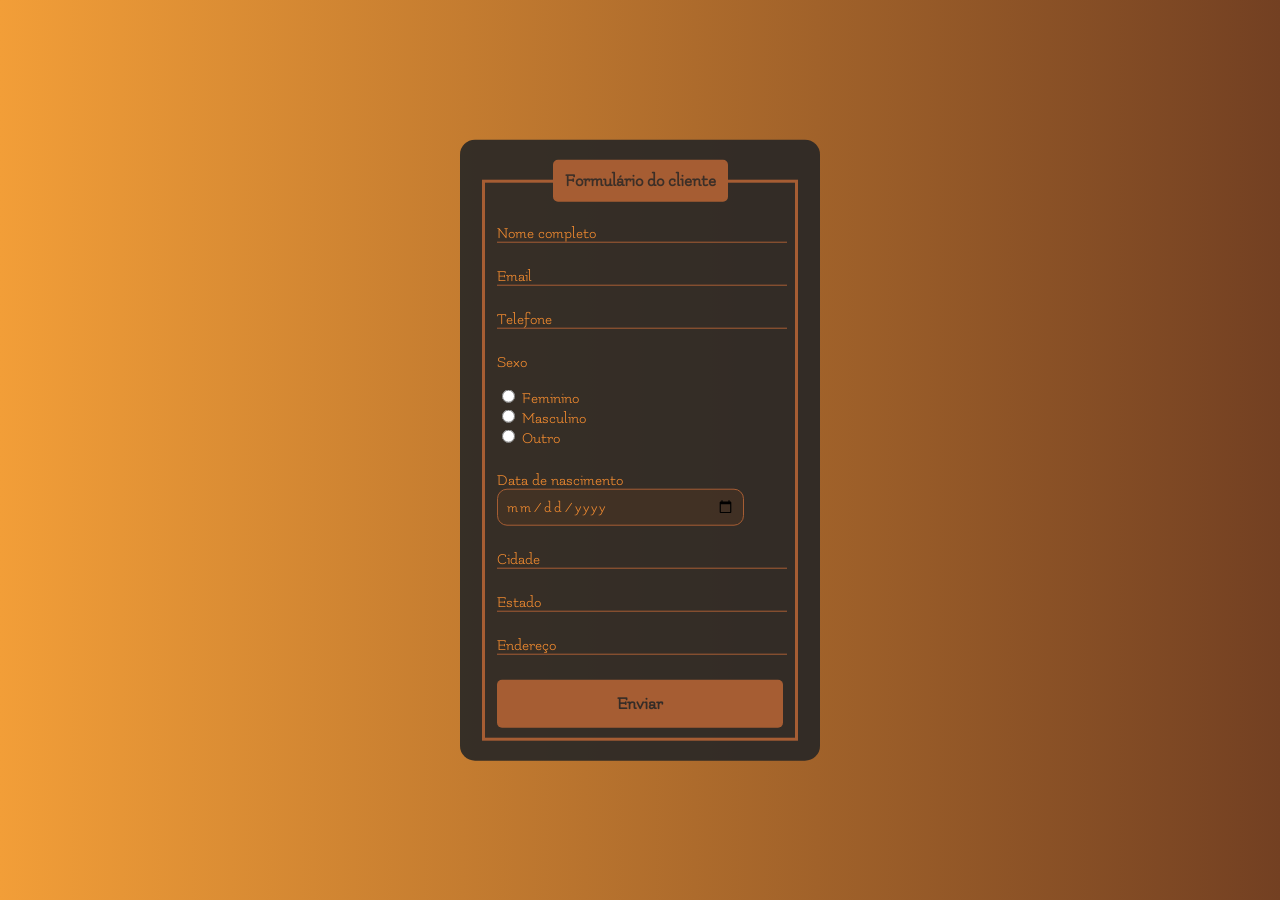
<file: completos/formulario-contato/index.html>
<!DOCTYPE html>
<html lang="pt-br">
<head>
    <meta charset="UTF-8">
    <meta http-equiv="X-UA-Compatible" content="IE=edge">
    <meta name="viewport" content="width=device-width, initial-scale=1.0">
    <title>Formulário | Clientes</title>
    <link rel="stylesheet" href="estilos.css">
</head>
<body>
    <div class="box">
        <form action="">
            <fieldset>
                <legend><strong>Formulário do cliente</strong></legend>
                <br>
                <div class="input-box">
                    <input type="text" name="nome" id="nome" class="usuario" required>
                    <label for="nome" class="input">Nome completo</label>
                </div>
                <div class="input-box">
                    <input type="text" name="email" id="email" class="usuario" required>
                    <label for="email" class="input">Email</label>
                </div>
                <div class="input-box">
                    <input type="tel" name="telefone" id="telefone" class="usuario" required>
                    <label for="telefone" class="input">Telefone</label>
                </div>
                
                  <div>
                      <p>Sexo</p>
                        <input type="radio" name="sexo" id="feminino" value="feminino">
                        <label for="feminino">Feminino</label> <br>
                        <input type="radio" name="sexo" id="masculino" value="masculino">
                        <label for="masculino">Masculino</label> <br>
                        <input type="radio" name="sexo" id="outro" value="outro">
                        <label for="outro">Outro</label>
                  </div>
              
                    <div>
                        <label for="data">Data de nascimento</label>
                        <input type="date" name="data" id="data" class="usuario" required>
                    </div>

                    <div class="input-box">
                        <input type="text" name="cidade" id="cidade" class="usuario" required>
                        <label for="cidade" class="input">Cidade</label>
                    </div>
                    <div class="input-box">
                        <input type="text" name="estado" id="estado" class="usuario" required>
                        <label for="estado" class="input">Estado</label>
                    </div>
                    <div class="input-box">
                        <input type="text" name="endereco" id="endereco" class="usuario" required>
                        <label for="endereco" class="input">Endereço</label>
                    </div>

                    <button type="submit" id="enviar">Enviar</button>
            </fieldset>
        </form>
    </div>
    
</body>
</html>
</file>
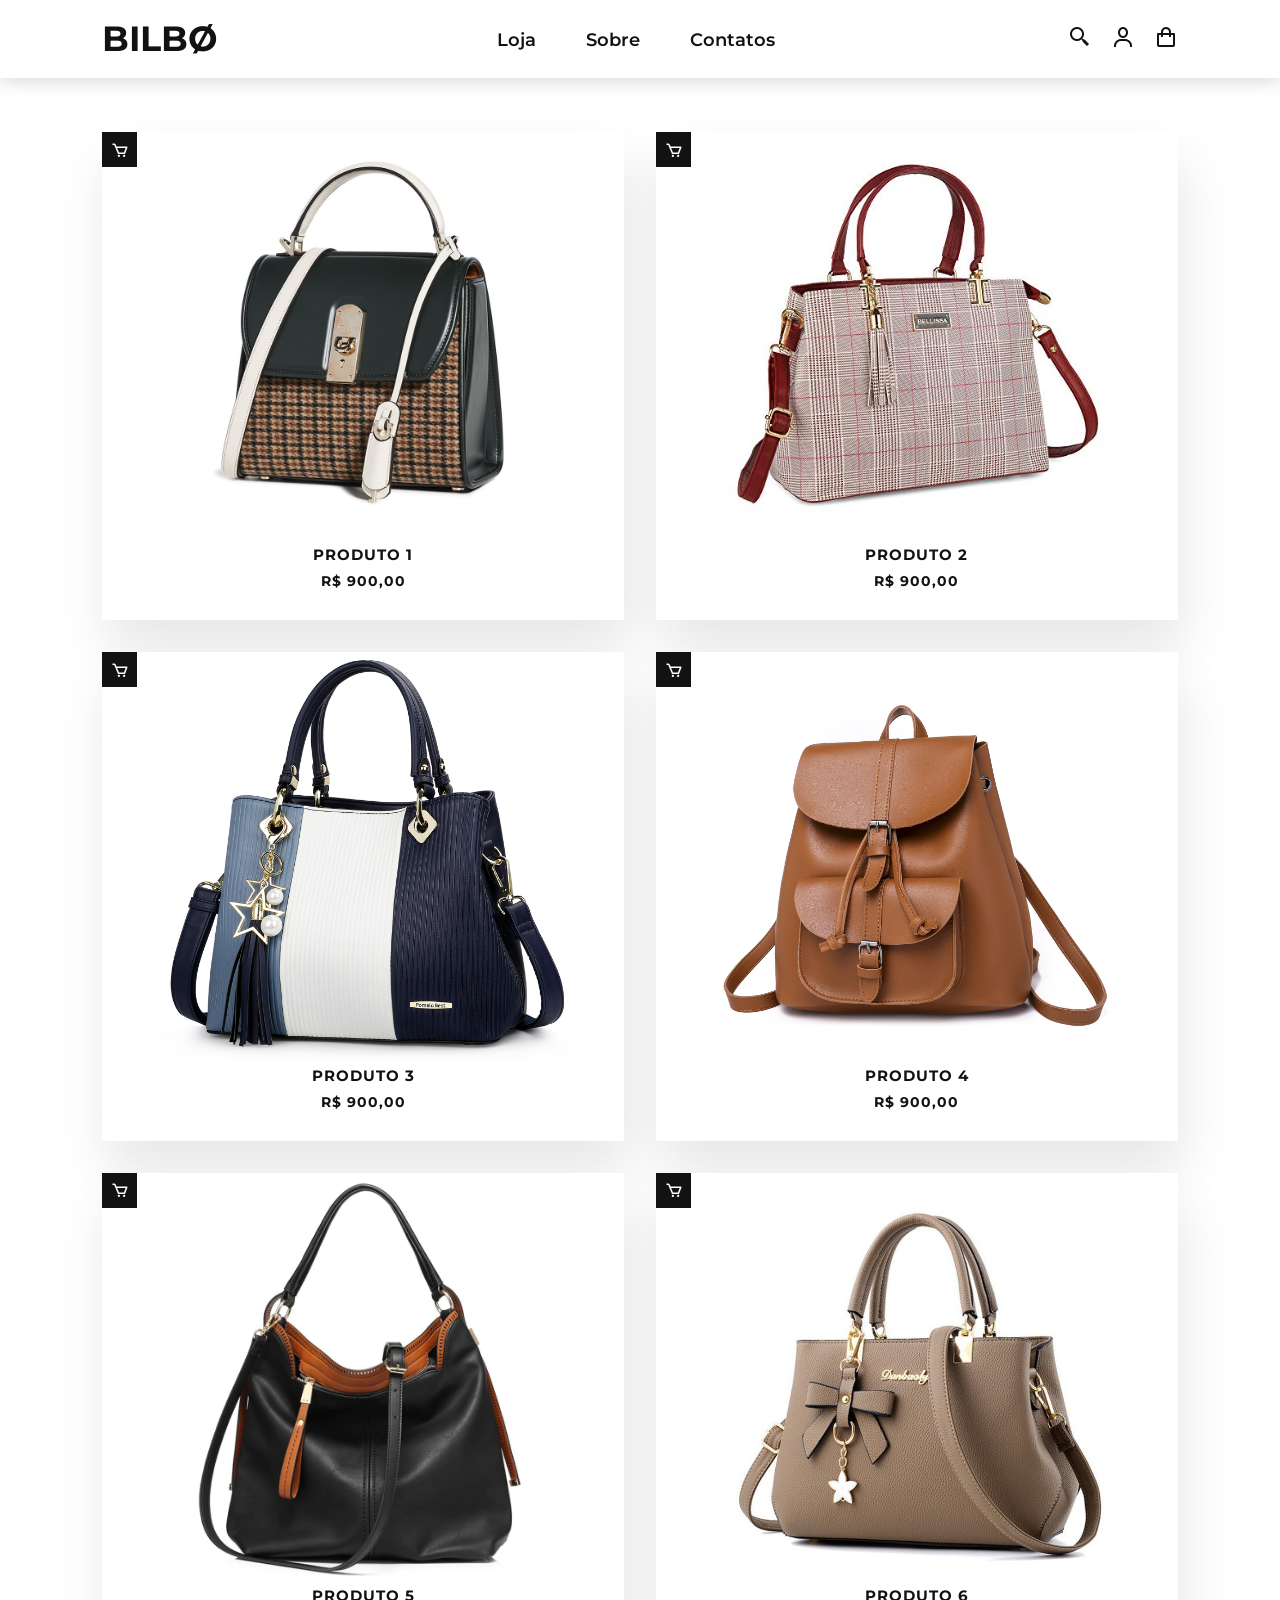
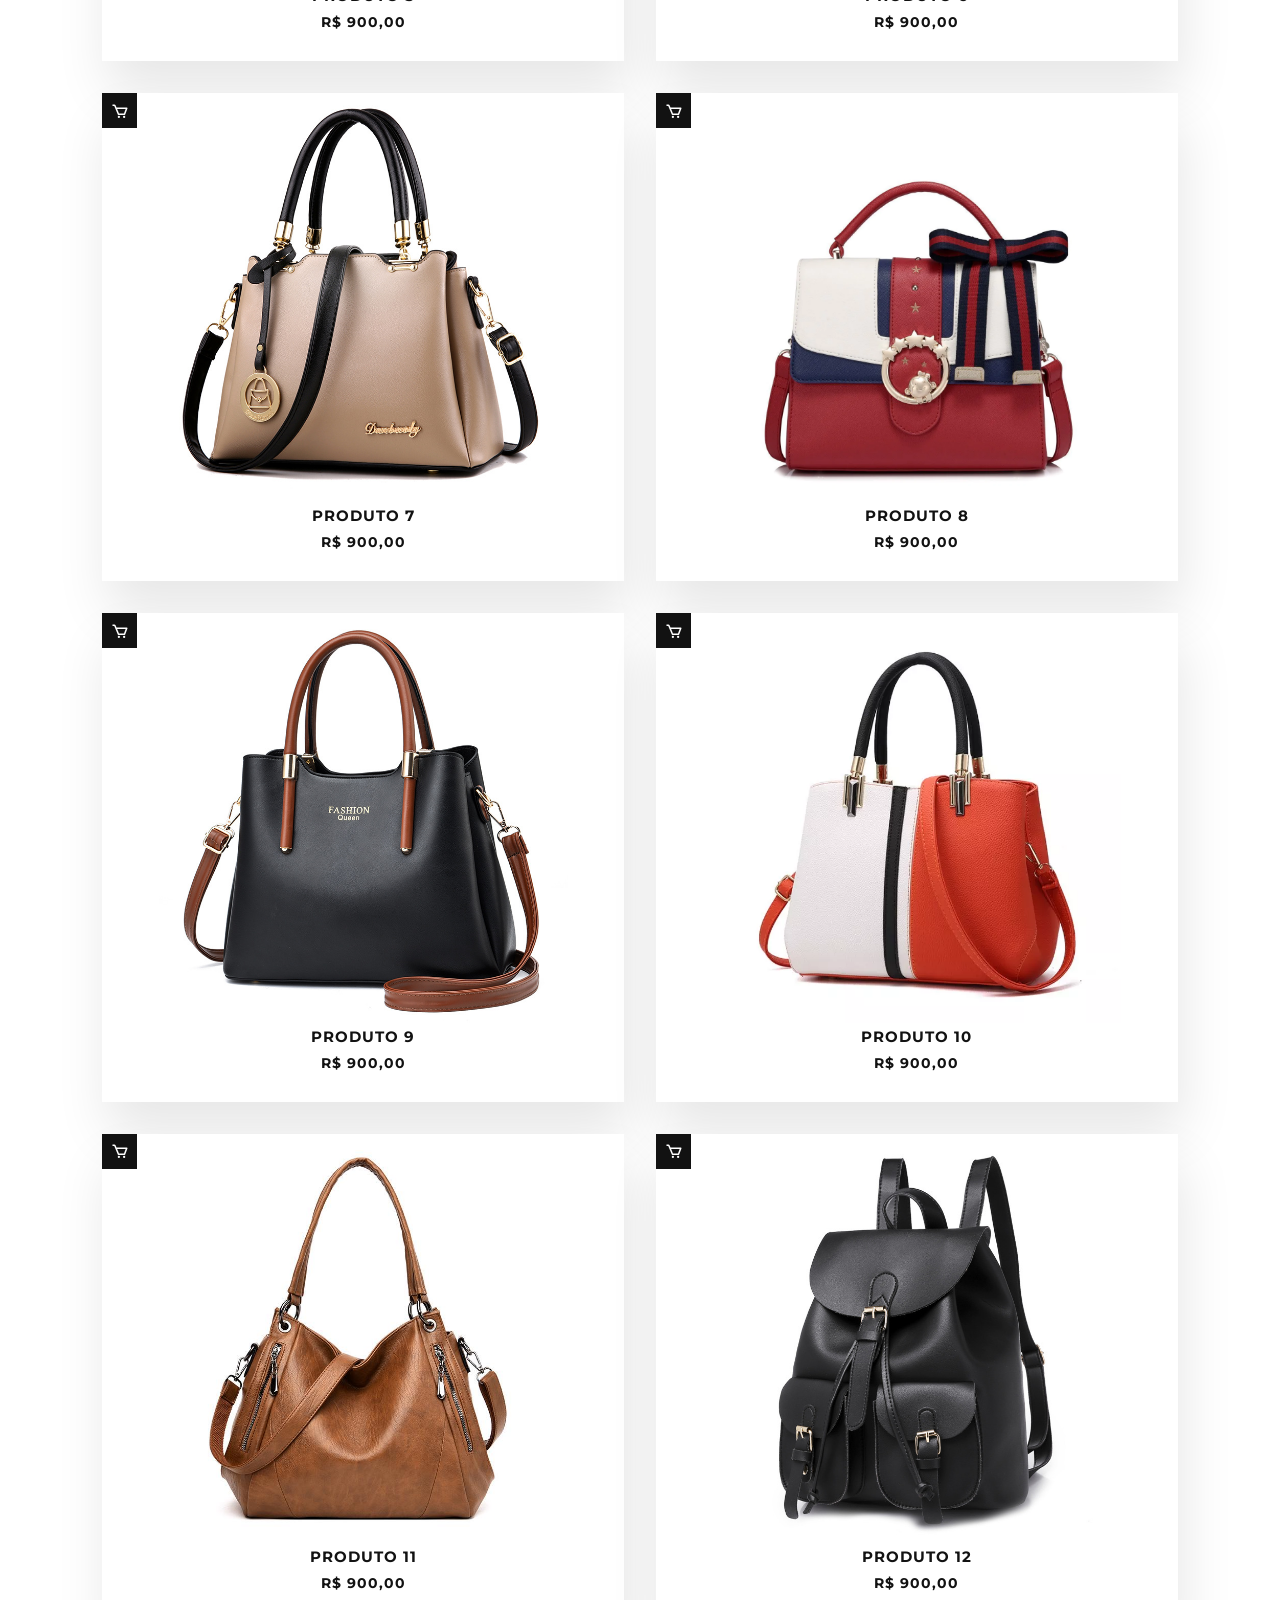
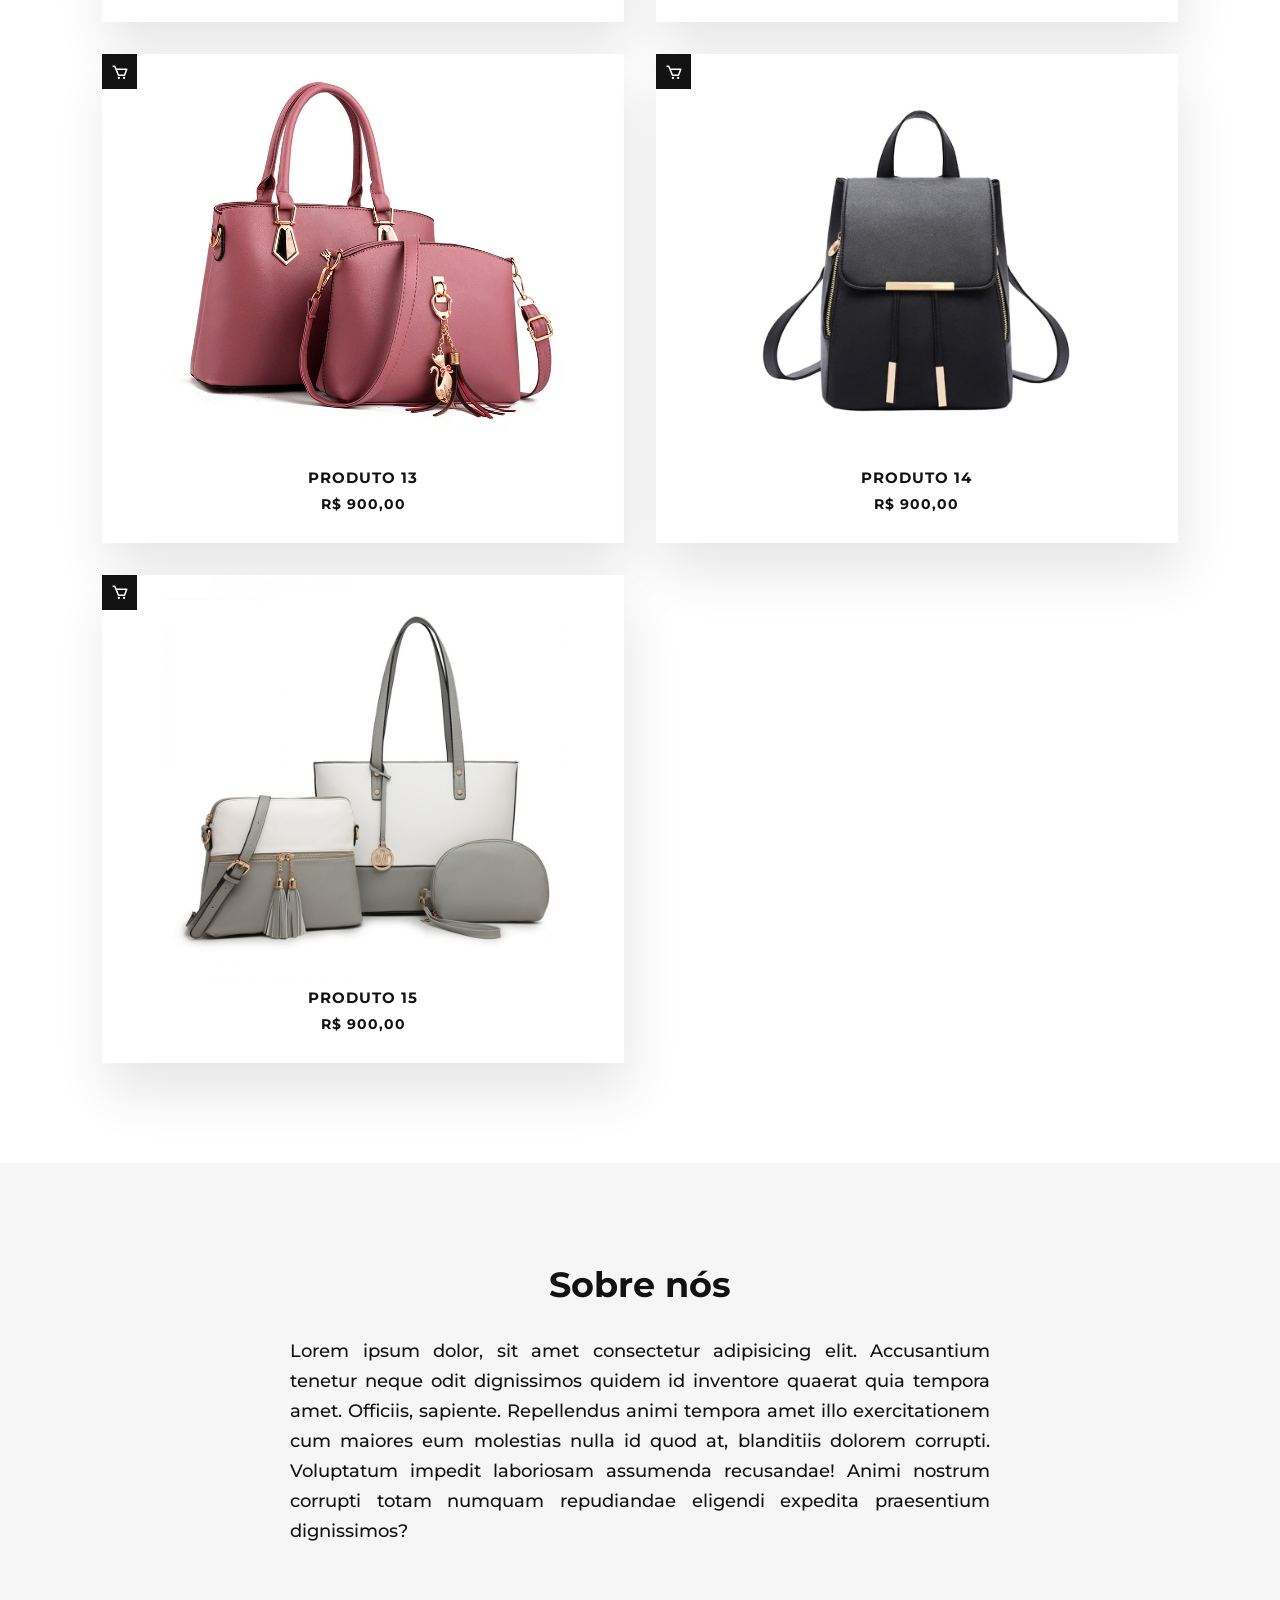
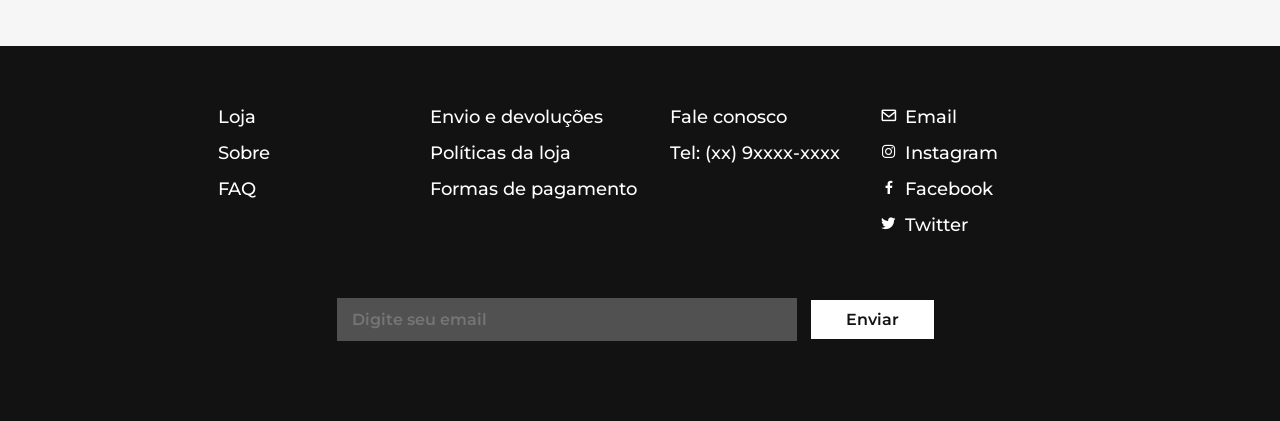
<file: completos/loja-bolsas/index.html>
<!DOCTYPE html>
<html lang="pt-br">
<head>
    <meta charset="UTF-8">
    <meta http-equiv="X-UA-Compatible" content="IE=edge">
    <meta name="viewport" content="width=device-width, initial-scale=1.0">
    <title>Document</title>
    <link rel="stylesheet" href="style.css">
    <link rel="stylesheet" href="https://unpkg.com/boxicons@latest/css/boxicons.min.css">
</head>
<body>
    <header>
        <a href="#" class="logo">BILBØ</a>
        <div class='bx bx-menu' id="menu-icon"></div>
        <ul class="navbar">
            <li><a href="#loja">Loja</a></li>
            <li><a href="#sobre">Sobre</a></li>
            <li><a href="#faleconosco">Contatos</a></li>
        </ul>
        <div class="icones">
            <a href="#"><i class='bx bx-search-alt-2'></i></a>
            <a href="#"><i class='bx bx-user' ></i></a>
            <a href="#"><i class='bx bx-shopping-bag' ></i></a>

        </div>
    </header>


    <section id="loja" class="loja">
        <div class="container">
            <div class="caixa">
                <img src="bolsas/31.jpg" alt="">
                <h4>PRODUTO 1</h4>
                <h5>R$ 900,00</h5>
                <div class="carrinho">
                    <a href="#"><i class='bx bx-cart' ></i></a>
                </div>
            </div>

            <div class="caixa">
                <img src="bolsas/5.jpg" alt="">
                <h4>PRODUTO 2</h4>
                <h5>R$ 900,00</h5>
                <div class="carrinho">
                    <a href="#"><i class='bx bx-cart' ></i></a>
                </div>
            </div>

            <div class="caixa">
                <img src="bolsas/3.jpeg" alt="">
                <h4>PRODUTO 3</h4>
                <h5>R$ 900,00</h5>
                <div class="carrinho">
                    <a href="#"><i class='bx bx-cart' ></i></a>
                </div>
            </div>

            <div class="caixa">
                <img src="bolsas/25.jpg" alt="">
                <h4>PRODUTO 4</h4>
                <h5>R$ 900,00</h5>
                <div class="carrinho">
                    <a href="#"><i class='bx bx-cart' ></i></a>
                </div>
            </div>

            <div class="caixa">
                <img src="bolsas/29.webp" alt="">
                <h4>PRODUTO 5</h4>
                <h5>R$ 900,00</h5>
                <div class="carrinho">
                    <a href="#"><i class='bx bx-cart' ></i></a>
                </div>
            </div>

            <div class="caixa">
                <img src="bolsas/27.jpg" alt="">
                <h4>PRODUTO 6</h4>
                <h5>R$ 900,00</h5>
                <div class="carrinho">
                    <a href="#"><i class='bx bx-cart' ></i></a>
                </div>
            </div>

            <div class="caixa">
                <img src="bolsas/22.jpg" alt="">
                <h4>PRODUTO 7</h4>
                <h5>R$ 900,00</h5>
                <div class="carrinho">
                    <a href="#"><i class='bx bx-cart' ></i></a>
                </div>
            </div>

            <div class="caixa">
                <img src="bolsas/19.webp" alt="">
                <h4>PRODUTO 8</h4>
                <h5>R$ 900,00</h5>
                <div class="carrinho">
                    <a href="#"><i class='bx bx-cart' ></i></a>
                </div>
            </div>

            <div class="caixa">
                <img src="bolsas/23.jpg" alt="">
                <h4>PRODUTO 9</h4>
                <h5>R$ 900,00</h5>
                <div class="carrinho">
                    <a href="#"><i class='bx bx-cart' ></i></a>
                </div>
            </div>

            <div class="caixa">
                <img src="bolsas/24.webp" alt="">
                <h4>PRODUTO 10</h4>
                <h5>R$ 900,00</h5>
                <div class="carrinho">
                    <a href="#"><i class='bx bx-cart' ></i></a>
                </div>
            </div>

            <div class="caixa">
                <img src="bolsas/7.jpeg" alt="">
                <h4>PRODUTO 11</h4>
                <h5>R$ 900,00</h5>
                <div class="carrinho">
                    <a href="#"><i class='bx bx-cart' ></i></a>
                </div>
            </div>

            <div class="caixa">
                <img src="bolsas/20.jpg" alt="">
                <h4>PRODUTO 12</h4>
                <h5>R$ 900,00</h5>
                <div class="carrinho">
                    <a href="#"><i class='bx bx-cart' ></i></a>
                </div>
            </div>

            <div class="caixa">
                <img src="bolsas/16.webp" alt="">
                <h4>PRODUTO 13</h4>
                <h5>R$ 900,00</h5>
                <div class="carrinho">
                    <a href="#"><i class='bx bx-cart' ></i></a>
                </div>
            </div>

            <div class="caixa">
                <img src="bolsas/13.jpeg" alt="">
                <h4>PRODUTO 14</h4>
                <h5>R$ 900,00</h5>
                <div class="carrinho">
                    <a href="#"><i class='bx bx-cart' ></i></a>
                </div>
            </div>

            <div class="caixa">
                <img src="bolsas/2.jpg" alt="">
                <h4>PRODUTO 15</h4>
                <h5>R$ 900,00</h5>
                <div class="carrinho">
                    <a href="#"><i class='bx bx-cart' ></i></a>
                </div>
            </div>


        </div>
    </section>

    <section id="sobre" class="sobre">
        <div class="sobre-conteudo">
            <h2>Sobre nós</h2>
            <p>Lorem ipsum dolor, sit amet consectetur adipisicing elit. Accusantium tenetur neque odit dignissimos quidem id inventore quaerat quia tempora amet. Officiis, sapiente. Repellendus animi tempora amet illo exercitationem cum maiores eum molestias nulla id quod at, blanditiis dolorem corrupti. Voluptatum impedit laboriosam assumenda recusandae! Animi nostrum corrupti totam numquam repudiandae eligendi expedita praesentium dignissimos?</p>
        </div>
    </section>


    <section class="faleconosco" id="faleconosco">
        <div class="contatos">
            <div class="contato">
                <li><a href="#loja">Loja</a></li>
                <li><a href="#sobre">Sobre</a></li>
                <li><a href="#faq">FAQ</a></li>
            </div>

            <div class="contato">
                <li><a href="#">Envio e devoluções</a></li>
                <li><a href="#">Políticas da loja</a></li>
                <li><a href="#">Formas de pagamento</a></li>
            </div>

            <div class="contato">
                <li><a href="#">Fale conosco</a></li>
                <li><a href="#">Tel: (xx) 9xxxx-xxxx</a></li>
            </div>

            <div class="contato">
                <li><a href="#"><i class='bx bx-envelope' ></i>Email</a></li>
                <li><a href="#"><i class='bx bxl-instagram' ></i>Instagram</a></li>
                <li><a href="#"><i class='bx bxl-facebook' ></i>Facebook</a></li>
                <li><a href="#"><i class='bx bxl-twitter' ></i>Twitter</a></li>
            </div>

        </div>
        <div class="form">
            <form action="">
                <input type="email" name="email" id="email" placeholder="Digite seu email" required>
                <input type="submit" name="submit" value="Enviar" required>
            </form>
           </div>
    </section>

    <script src="script.js"></script>
</body>
</html>
</file>
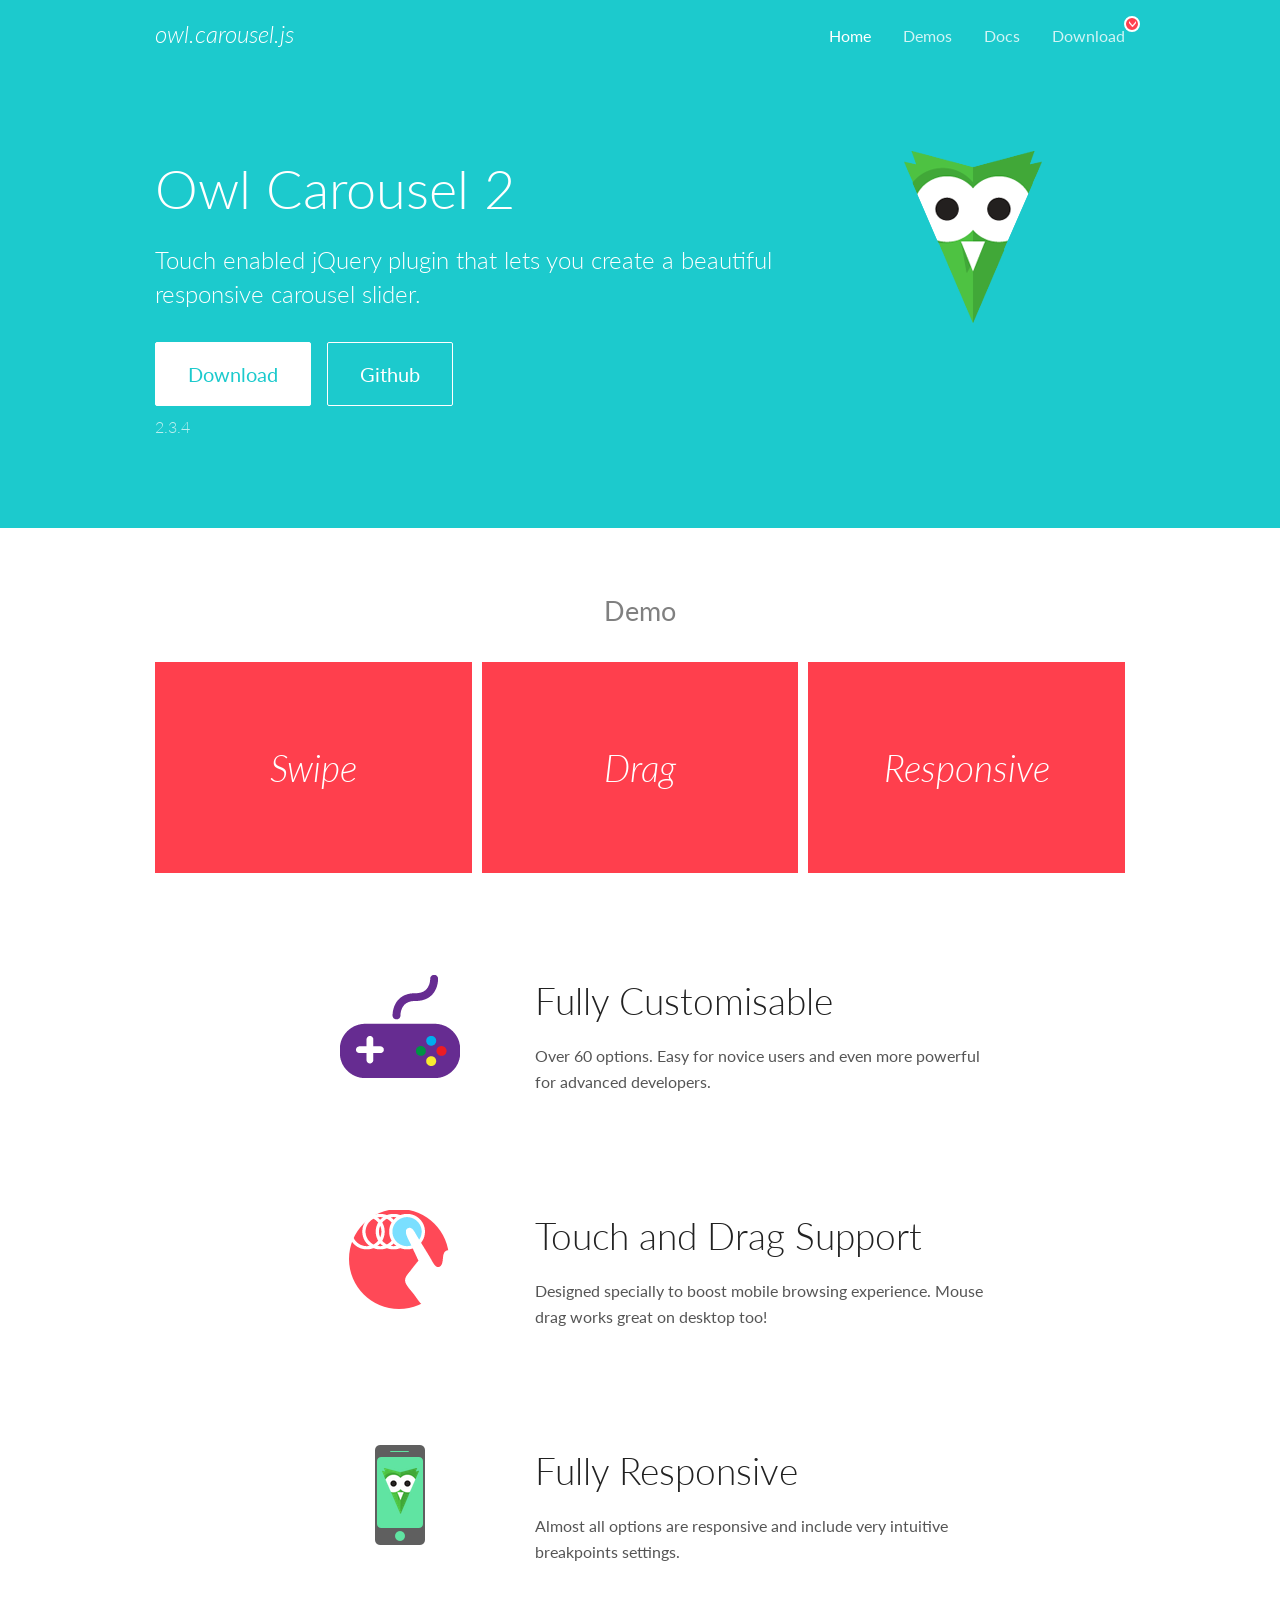
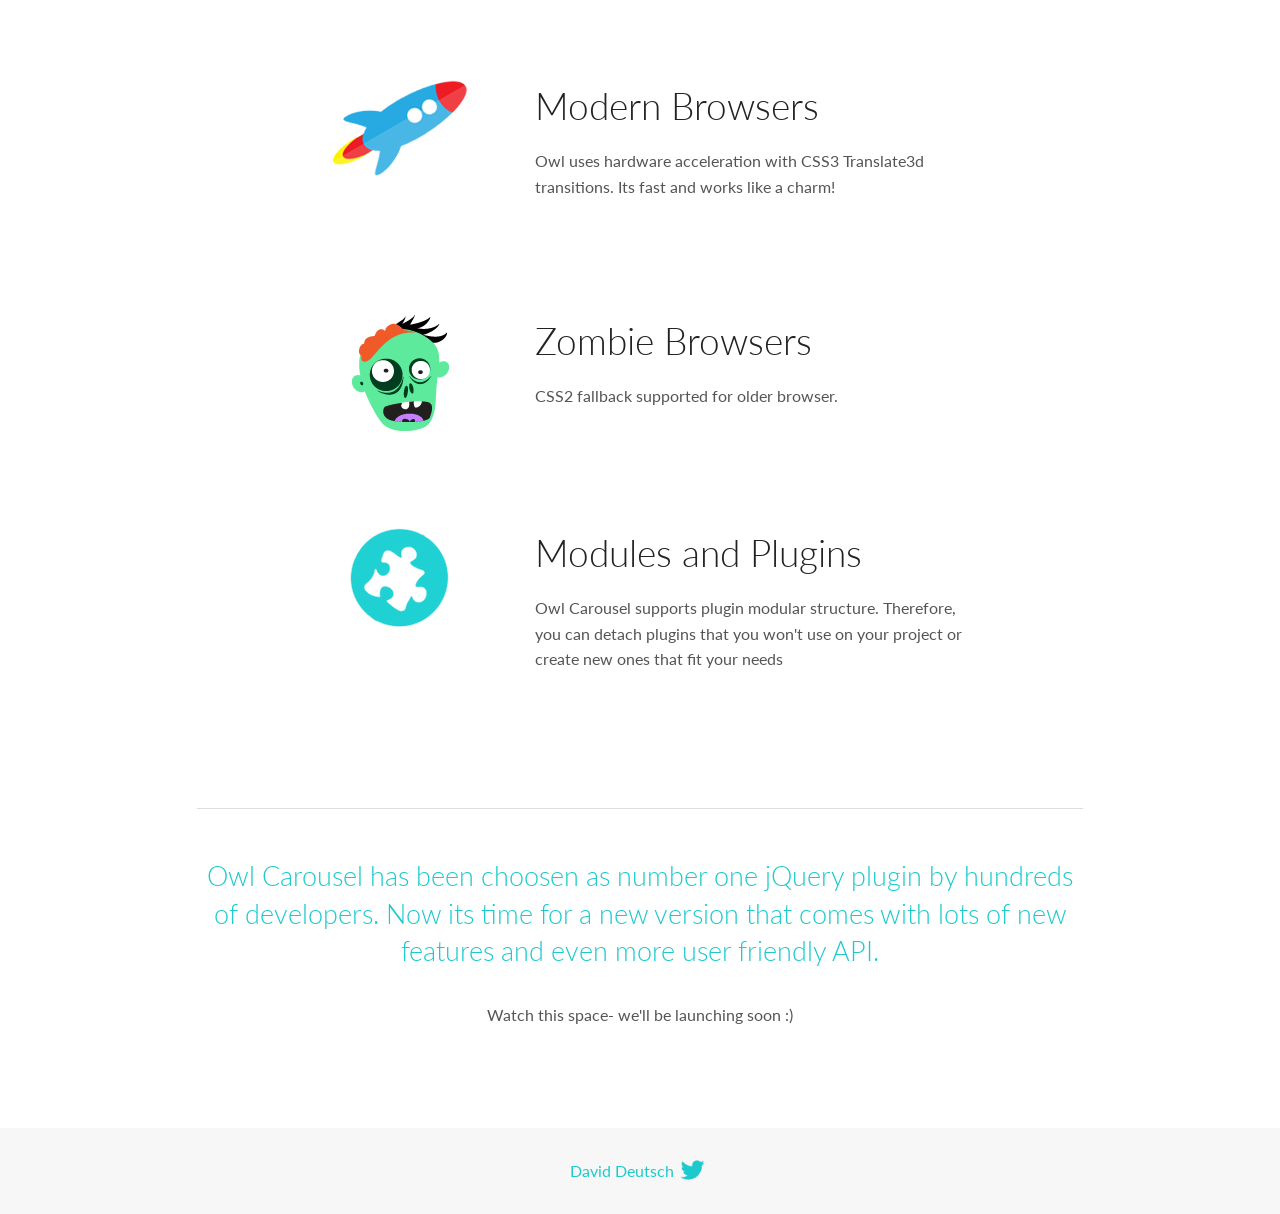
<file: completos/website-empresa-1/OwlCarousel2-2.3.4/docs/index.html>
<!DOCTYPE html>
<html lang="en">
  <head>

    <!-- head -->
    <meta charset="utf-8">
    <meta name="msapplication-tap-highlight" content="no" />
    <meta name="viewport" content="width=device-width, initial-scale=1.0" />
    <meta name="description" content="Touch enabled jQuery plugin that lets you create beautiful responsive carousel slider.">
    <meta name="author" content="David Deutsch">
    <title>
      Home | Owl Carousel | 2.3.4
    </title>

    <!-- Stylesheets -->
    <link href='https://fonts.googleapis.com/css?family=Lato:300,400,700,400italic,300italic' rel='stylesheet' type='text/css'>
    <link rel="stylesheet" href="assets/css/docs.theme.min.css">

    <!-- Owl Stylesheets -->
    <link rel="stylesheet" href="assets/owlcarousel/assets/owl.carousel.min.css">
    <link rel="stylesheet" href="assets/owlcarousel/assets/owl.theme.default.min.css">

    <!-- HTML5 shim and Respond.js IE8 support of HTML5 elements and media queries -->

    <!--[if lt IE 9]>
      <script src="https://oss.maxcdn.com/libs/html5shiv/3.7.0/html5shiv.js"></script>
      <script src="https://oss.maxcdn.com/libs/respond.js/1.3.0/respond.min.js"></script>
    <![endif]-->

    <!-- Favicons -->
    <link rel="apple-touch-icon-precomposed" sizes="144x144" href="assets/ico/apple-touch-icon-144-precomposed.png">
    <link rel="shortcut icon" href="assets/ico/favicon.png">
    <link rel="shortcut icon" href="favicon.ico">

    <!-- Yeah i know js should not be in header. Its required for demos.-->

    <!-- javascript -->
    <script src="assets/vendors/jquery.min.js"></script>
    <script src="assets/owlcarousel/owl.carousel.js"></script>
  </head>
  <body>

    <!-- header -->
    <header class="header">
      <div class="row">
        <div class="large-12 columns">
          <div class="brand left">
            <h3>
              <a href="/OwlCarousel2/">owl.carousel.js</a> 
            </h3>
          </div>
          <a id="toggle-nav" class="right">
            <span></span> <span></span> <span></span> 
          </a> 
          <div class="nav-bar">
            <ul class="clearfix">
              <li class="active">
                <a href="/OwlCarousel2/index.html">Home</a> 
              </li>
              <li> <a href="/OwlCarousel2/demos/demos.html">Demos</a>  </li>
              <li> <a href="/OwlCarousel2/docs/started-welcome.html">Docs</a>  </li>
              <li>
                <a href="https://github.com/OwlCarousel2/OwlCarousel2/archive/2.3.4.zip">Download</a> 
                <span class="download"></span> 
              </li>
            </ul>
          </div>
        </div>
      </div>
    </header>

    <!-- home panel -->
    <section id="hero">
      <div class="row">
        <div class="large-8 medium-8 columns">
          <h1>Owl Carousel 2</h1>
          <h4>Touch enabled jQuery plugin that lets you create a beautiful responsive carousel slider.</h4>
          <a href="https://github.com/OwlCarousel2/OwlCarousel2/archive/2.3.4.zip" class="hero-button">Download</a> 
          <a href="https://github.com/OwlCarousel2/OwlCarousel2" class="hero-button outline">Github</a> 
          <p>2.3.4</p>
        </div>
        <div class="large-4 medium-4 columns">
          <img class="owl-logo" src="assets/img/owl-logo.png" alt="mr. Owl">
        </div>
      </div>
    </section>

    <!-- body -->
    <div class="home-demo">
      <div class="row">
        <div class="large-12 columns">
          <h3>Demo</h3>
          <div class="owl-carousel">
            <div class="item">
              <h2>Swipe</h2>
            </div>
            <div class="item">
              <h2>Drag</h2>
            </div>
            <div class="item">
              <h2>Responsive</h2>
            </div>
            <div class="item">
              <h2>CSS3</h2>
            </div>
            <div class="item">
              <h2>Fast</h2>
            </div>
            <div class="item">
              <h2>Easy</h2>
            </div>
            <div class="item">
              <h2>Free</h2>
            </div>
            <div class="item">
              <h2>Upgradable</h2>
            </div>
            <div class="item">
              <h2>Tons of options</h2>
            </div>
            <div class="item">
              <h2>Infinity</h2>
            </div>
            <div class="item">
              <h2>Auto Width</h2>
            </div>
          </div>
        </div>
      </div>
    </div>
    <script>
      var owl = $('.owl-carousel');
      owl.owlCarousel({
        margin: 10,
        loop: true,
        responsive: {
          0: {
            items: 1
          },
          600: {
            items: 2
          },
          1000: {
            items: 3
          }
        }
      })
    </script>

    <!-- features -->
    <div id="features">
      <div class="row">
        <div class="small-12 medium-9 small-centered columns">
          <section class="row feature">
            <div class="medium-4 small-12 columns">
              <img src="assets/img/feature-options.png" alt="">
            </div>
            <div class="medium-8 small-12 columns">
              <h2>Fully Customisable</h2>
              <p>Over 60 options. Easy for novice users and even more powerful for advanced developers.</p>
            </div>
          </section>
          <section class="row feature">
            <div class="medium-4 small-12 columns">
              <img src="assets/img/feature-drag.png" alt="">
            </div>
            <div class="medium-8 small-12 columns">
              <h2>Touch and Drag Support</h2>
              <p>Designed specially to boost mobile browsing experience. Mouse drag works great on desktop too!</p>
            </div>
          </section>
          <section class="row feature">
            <div class="medium-4 small-12 columns">
              <img src="assets/img/feature-responsive.png" alt="">
            </div>
            <div class="medium-8 small-12 columns">
              <h2>Fully Responsive</h2>
              <p>Almost all options are responsive and include very intuitive breakpoints settings.</p>
            </div>
          </section>
          <section class="row feature">
            <div class="medium-4 small-12 columns">
              <img src="assets/img/feature-modern.png" alt="">
            </div>
            <div class="medium-8 small-12 columns">
              <h2>Modern Browsers</h2>
              <p>Owl uses hardware acceleration with CSS3 Translate3d transitions. Its fast and works like a charm! </p>
            </div>
          </section>
          <section class="row feature">
            <div class="medium-4 small-12 columns">
              <img src="assets/img/feature-zombie.png" alt="">
            </div>
            <div class="medium-8 small-12 columns">
              <h2>Zombie Browsers</h2>
              <p>CSS2 fallback supported for older browser.</p>
            </div>
          </section>
          <section class="row feature">
            <div class="medium-4 small-12 columns">
              <img src="assets/img/feature-module.png" alt="">
            </div>
            <div class="medium-8 small-12 columns">
              <h2>Modules and Plugins</h2>
              <p>Owl Carousel supports plugin modular structure. Therefore, you can detach plugins that you won&#x27;t use on your project or create new ones that fit your needs</p>
            </div>
          </section>
        </div>
      </div>
    </div>

    <!-- footer -->
    <section id="teaser-text">
      <div class="row">
        <div class="small-12 medium-11 small-centered columns">
          <hr>
          <h3 id="owl-carousel-has-been-choosen-as-number-one-jquery-plugin-by-hundreds-of-developers-now-its-time-for-a-new-version-that-comes-with-lots-of-new-features-and-even-more-user-friendly-api-">Owl Carousel has been choosen as number one jQuery plugin by hundreds of developers. Now its time for a new version that comes with lots of new features and even more user friendly API.</h3>
          <p>Watch this space- we&#39;ll be launching soon :)</p>
        </div>
      </div>
    </section>

    <!-- footer -->
    <footer class="footer">
      <div class="row">
        <div class="large-12 columns">
          <h5>
            <a href="/OwlCarousel2/docs/support-contact.html">David Deutsch</a> 
            <a id="custom-tweet-button" href="https://twitter.com/share?url=https://github.com/OwlCarousel2/OwlCarousel2&text=Owl Carousel - This is so awesome! " target="_blank"></a> 
          </h5>
        </div>
      </div>
    </footer>

    <!-- vendors -->
    <script src="assets/vendors/highlight.js"></script>
    <script src="assets/js/app.js"></script>
  </body>
</html>
</file>
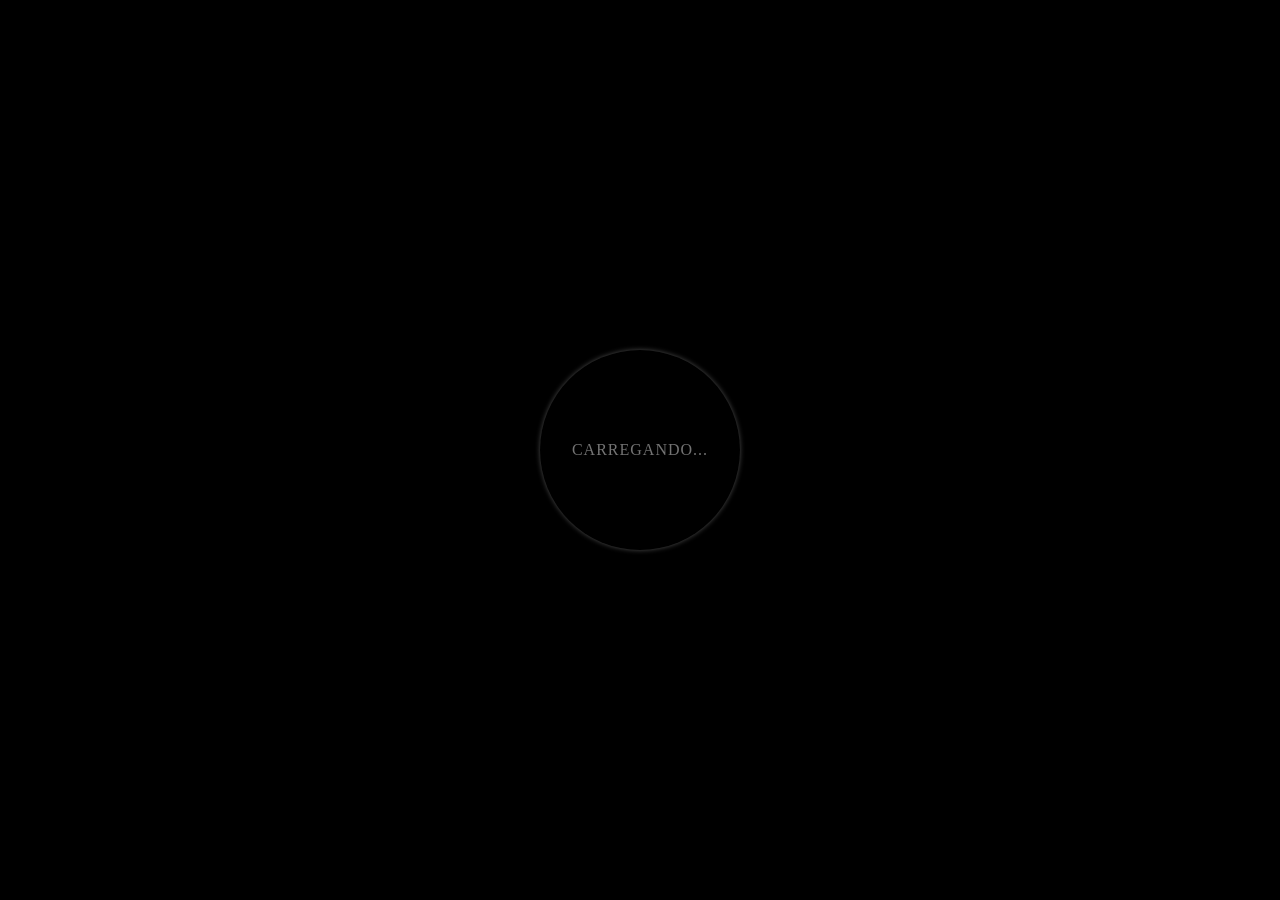
<file: completos/carregando/carregando.html>
<!DOCTYPE html>
<html lang="pt-br">
<head>
    <meta charset="UTF-8">
    <meta http-equiv="X-UA-Compatible" content="IE=edge">
    <meta name="viewport" content="width=device-width, initial-scale=1.0">
    <title>Document</title>
    <link rel="stylesheet" href="carregando.css">
</head>
<body>
    <div class="centro">
        <div class="circulo"></div>
        <span>CARREGANDO...</span>
    </div>
</body>
</html>
</file>
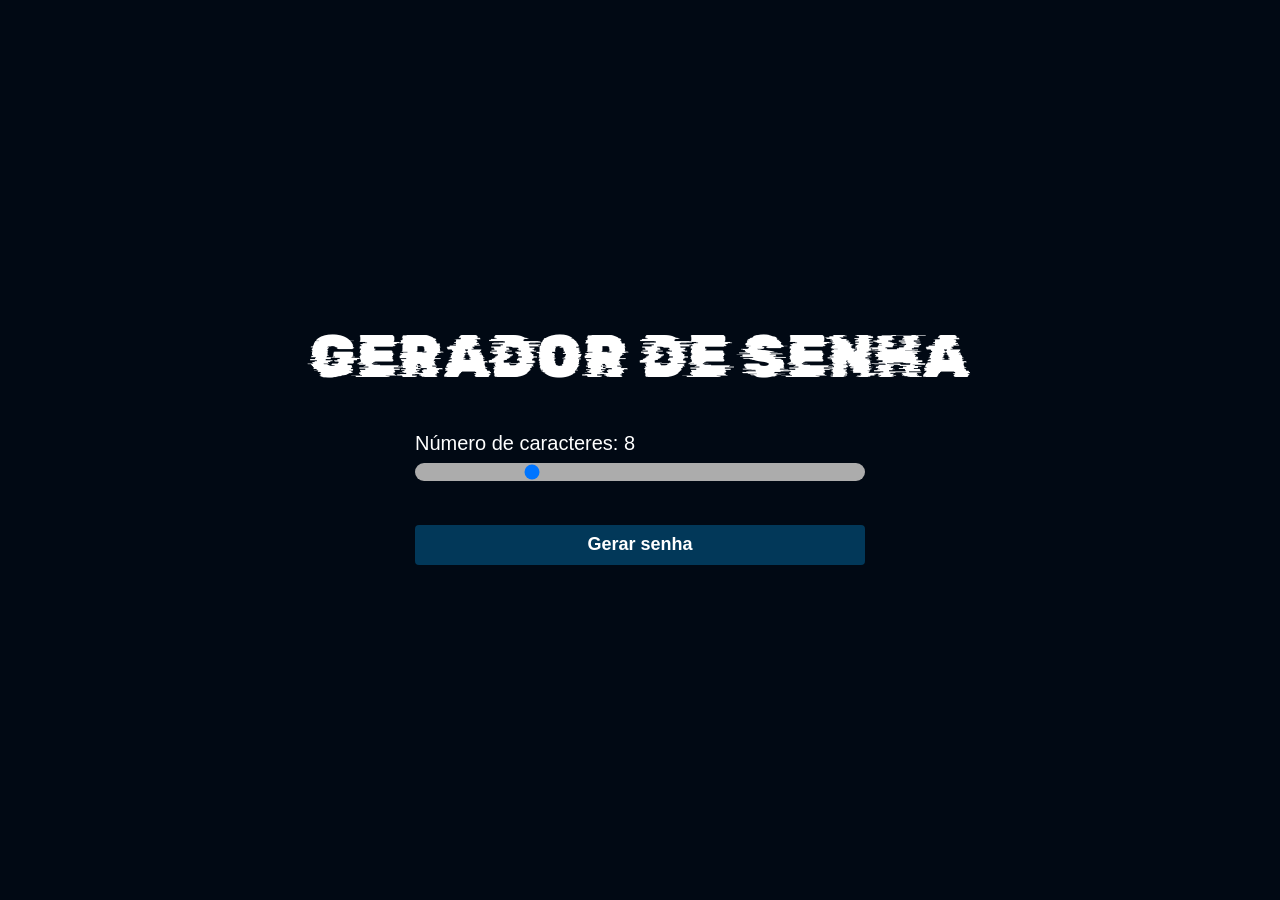
<file: completos/gerador-senha/gerador.html>
<!DOCTYPE html>
<html lang="pt-br">
<head>
    <meta charset="UTF-8">
    <meta http-equiv="X-UA-Compatible" content="IE=edge">
    <meta name="viewport" content="width=device-width, initial-scale=1.0">
    <meta name="keywords" content="gerador de senhas, password generator">
    <title>Gerador de senha</title>
    <link rel="stylesheet" href="gerador.css">
</head>
<body>

    <div>
        <h1>GERADOR DE SENHA</h1>
    </div>

    <main class="container-input">
        <span>Número de caracteres: <span id="valor"></span></span>
        <input type="range" name="slider" id="slider" class="slider" min="4" max="20" value="8">

        <button id="botao" class="botao-cta" onclick="gerarsenha()">Gerar senha</button>
    </main>

    <div id="container-senha" class="container-senha hide" onclick="copiarsenha()">
        <span class="titulo">Sua senha gerada foi:</span>
        <span id="senha"></span>
        <span class="tooltip">Clique na senha para copiá-la 👆</span>
    </div>

    <script src="gerador.js"></script>
</body>
</html>
</file>
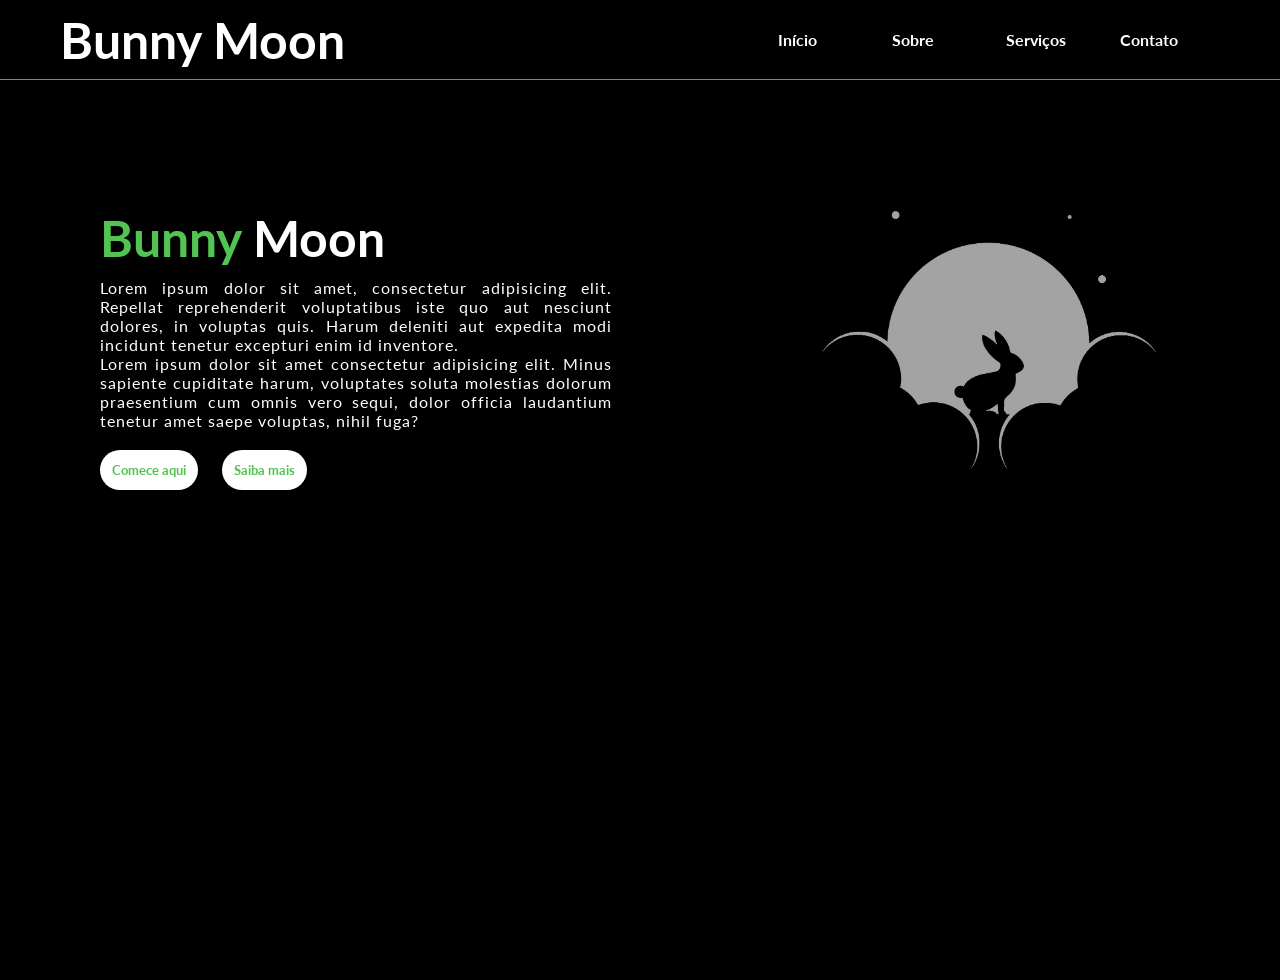
<file: completos/landing-page/landing.html>
<!DOCTYPE html>
<html lang="pt-br">
<head>
    <meta charset="UTF-8">
    <meta http-equiv="X-UA-Compatible" content="IE=edge">
    <meta name="viewport" content="width=device-width, initial-scale=1.0">
    <title>Bunny Moon</title>
    <link rel="shortcut icon" href="favicon.ico" type="image/x-icon">
    <link rel="stylesheet" href="landingpage.css">
</head>
<body>
    <div class="nav-barra">
        <h1 class="logo">Bunny Moon</h1>
        <ul>
            <li><a href="#">Início</a></li>
            <li><a href="#">Sobre</a></li>
            <li><a href="#">Serviços</a></li>
            <li><a href="#">Contato</a></li>
        </ul>
    </div>

    <main>
        <div class="conteudo">
            <h2><span>Bunny</span> Moon</h2>
            <p>Lorem ipsum dolor sit amet, consectetur adipisicing elit. Repellat reprehenderit voluptatibus iste quo aut nesciunt dolores, in voluptas quis. Harum deleniti aut expedita modi incidunt tenetur excepturi enim id inventore. <br> Lorem ipsum dolor sit amet consectetur adipisicing elit. Minus sapiente cupiditate harum, voluptates soluta molestias dolorum praesentium cum omnis vero sequi, dolor officia laudantium tenetur amet saepe voluptas, nihil fuga?</p>
            <button class="botoes">Comece aqui</button>
            <button class="botoes">Saiba mais</button>
        </div>

        <div>
            <img src="coelhoo.jpg" alt="">
        </div>
    </main>

</body>
</html>
</file>
<file: completos/formulario-contato/estilos.css>
@import url('https://fonts.googleapis.com/css2?family=Flamenco:wght@300;400&display=swap');

body {
    font-family: 'Flamenco', Arial, Helvetica, sans-serif;
    background-image: linear-gradient(to right, #F29E38, #734022);
    color: #F28B30;
}

.box {
    position: absolute;
    top: 50%;
    left: 50%;
    transform: translate(-50%, -50%);
    background-color: #262626e3;
    padding: 20px;
    border-radius: 15px;
    width: 25%;
    justify-content: center;
    align-items: center;
    display: flex;
}

fieldset {
    border: 3px solid #A65D33;
}

div {
    margin-bottom: 25px;
}

legend {
    border: 2px solid #A65D33;
    padding: 10px;
    text-align: center;
    background-color: #A65D33;
    border-radius: 5px;
    color: #262626d3;
    font-size: 18px;
    font-weight: bold;
}

.input-box {
    position: relative;
}

.usuario {
    background: none;
    border: none;
    border-bottom: 1px solid #A65D33;
    outline: none;
    color: #F28B30;
    font-size: 15px;
    width: 100%;
    letter-spacing: 2px;
    font-family: 'Flamenco';
}

.input {
    position: absolute;
    top: 0px;
    left: 0px;
    pointer-events: none;
    transition: .5s;

}

.usuario:focus ~ .input, .usuario:valid ~ .input {
    top: -20px;
    font-size: 12px;
    color: #A65D33;
}

#data {
    border: 1px solid #A65D33;
    padding: 8px;
    border-radius: 10px;
    width: 80%;
    outline: none;
    font-size: 15px;
    background-color: #73402233;
}

button {
    background-color: #A65D33;
    width: 100%;
    border: none;
    padding: 15px;
    color: #262626e3;
    font-size: 18px;
    border-radius: 5px;
    cursor: pointer;
    font-weight: bold;
    font-family: 'Flamenco';
}

button:hover {
    transform: scale(1.05);
    background-color: #F28B30;
}
</file>
<file: completos/loja-bolsas/style.css>
@import url('https://fonts.googleapis.com/css2?family=Montserrat:wght@100;200;300;400;500;600;700;800;900&display=swap');

* {
    padding: 0;
    margin: 0;
    box-sizing: border-box;
    font-family: 'Montserrat', sans-serif;
    text-decoration: none;
    list-style: none;
    scroll-behavior: smooth;
}

:root {
    --bg: #ffffff;
    --texto: #121212;
    --fonte-principal: 2.2rem;
    --fonte-p: 1.1rem;
}

body {
    background-color: var(--bg);
    color: var(--texto);
}

header {
    width: 100%;
    top: 0;
    right: 0;
    z-index: 1000;
    position: fixed;
    background-color: var(--bg);
    box-shadow: 0px 2px 18px 0 rgba(0, 0, 0, 0.174);
    display: flex;
    justify-content: space-between;
    align-items: center;
    padding: 25px 8%;
    transition: .3s;
}

header .logo {
    color: var(--texto);
    font-size: var(--fonte-principal);
    font-weight: 700;
    line-height: 0.8;
}

header #menu-icon {
    font-size: 38px;
    color: var(--texto);
    z-index: 10001;
    display: none;
    cursor: pointer;
}

header .navbar {
    display: flex;
}

header .navbar a {
    font-size: var(--fonte-p);
    color: var(--texto);
    font-weight: 600;
    padding: 10px 15px;
    margin: 0 10px;
    transition: all .40s ease;
}

header .navbar a:hover {
    background: var(--texto);
    color: #fff;
}

header .icones {
    display: inline-block;
}

header .icones i {
    color: var(--texto);
    font-size: 24px;
    margin-left: 15px;
}

header .icones i:hover {
    opacity: 0.7;
}

/*--------------------------*/

section {
    padding: 100px 8%;
}

section img {
    width: 300px;  
}

section .container {
    display: grid;
    grid-template-columns: repeat(auto-fit, minmax(360px, auto));
    align-items: center;
    gap: 2rem;
    text-align: center;
    padding-top: 2rem;
}

section .container .caixa {
    padding: 0px 20px 10px 20px;
    box-shadow: 5px 30px 50px rgba(0, 0, 0, 0.097);
    background: #fff;
    position: relative;
    transition: all .35s ease;
    cursor: pointer;
}

section .container .caixa img {
    width: 85%;
    height: auto;
}

section .container .caixa h4 {
    font-size: 15px;
    letter-spacing: 1px;
    margin-bottom: 8px;
}

section .container .caixa h5 {
    font-size: 14px;
    letter-spacing: 1px;
    margin-bottom: 20px;
}

section .container .caixa .carrinho i {
    position: absolute;
    top: 0;
    left: 0;
    width: 35px;
    height: 35px;
    background: var(--texto);
    color: var(--bg);
    display: inline-flex;
    align-items: center;
    justify-content: center;
    font-size: 18px;
}

section .container .caixa:hover {
    transform: translateY(-5px);
}

/*--------------------------*/

.sobre {
    background: #f7f6f6;
    display: flex;
    align-items: center;
    justify-content: center;
    flex-direction: column;
}

.sobre .sobre-conteudo {
    text-align: justify;
}

.sobre .sobre-conteudo h2 {
    font-size: var(--fonte-principal);
    margin-bottom: 30px;
    text-align: center;
}

.sobre .sobre-conteudo p {
    max-width: 700px;
    font-size: var(--fonte-p);
    font-weight: 500;
    color: var(--texto);
    line-height: 30px;
}

/*--------------------------*/

.faleconosco {
    padding: 60px 17%;
    background: var(--texto);
}

.contatos {
    display: grid;
    grid-template-columns: repeat(auto-fit, minmax(180px, auto));
    margin-bottom: 3rem;
    gap: 2rem;
}

.contato li {
    margin-bottom: 15px;
}

.contato li a {
    display: block;
    color: var(--bg);
    font-size: var(--fonte-p);
    font-weight:500;
    transition: all .40s ease;
}

.contato li a:hover {
    transform: translateX(-10px);
}

.contato li a i {
    display: inline-flex;
    justify-content: center;
    text-align: center;
    width: 15px;
    height: 15px;
    color: var(--bg);
    margin-right: 8px;
}

.form form {
    text-align: center;
}

.form form input[type="email"] {
    width: 460px;
    max-width: 100%;
    padding: 12px 15px;
    background: #515151;
    color: var(--bg);
    border: none;
    outline: none;
    margin: 0px 10px 20px 0px;
    font-size: 16px;
    font-weight: 600;
}

.form form input[type="submit"] {
    padding: 10px 35px;
    background: var(--bg);
    color: var(--texto);
    border: none;
    outline: none;
    margin: 0px 10px 20px 0px;
    font-size: 16px;
    font-weight: 600;
    cursor: pointer;
}

/*--------------------------*/

@media (max-width: 800px){
header #menu-icon {
    display: block;
}
header {
    padding: 15px 8%;
}

.navbar {
    top: -200px;
    left: 0;
    right: 0;
    position: absolute;
    flex-direction: column;
    background: var(--bg);
    transition: all .40s ease;
}

.navbar a {
    display: block;
    padding: 1rem;
    margin: 0.5rem;
}

.navbar.ativo {
    top: 100%;
}
}
</file>
<file: completos/carregando/carregando.css>
body {
    margin: 0;
    padding: 0;
    font-family: 'montserrat';
    background: black;
}

.centro {
    display: flex;
    text-align: center;
    justify-content: center;
    align-items: center;
    min-height: 100vh;
}

.circulo {
    position: absolute;
    width: 200px;
    height: 200px;
    border-radius: 50%;
    animation: anel 2s linear infinite;
}

@keyframes anel {
    0% {
        transform: rotate(0deg);
        box-shadow: 1px 5px 2px #e65c00;
    }
    50% {
        transform: rotate(180deg);
        box-shadow: 1px 5px 2px #18b201;
    }
    100% {
        transform: rotate(360deg);
        box-shadow: 1px 5px 2px #0456c8;
    }
}

.circulo:before {
    position: absolute;
    content: "";
    left: 0;
    top: 0;
    width: 100%;
    height: 100%;
    box-shadow: 0 0 5px rgba(255,255,255,0.3);
    border-radius: 50%;
}

span {
    color: #737373;
    font-size: 16px;
    letter-spacing: 1px;
    line-height: 200px;
    animation: texto 2.5s ease-in-out infinite;
}

@keyframes texto {
    50% {
        color: black;
    }
}
</file>
<file: completos/gerador-senha/gerador.css>
@import url('https://fonts.googleapis.com/css2?family=Rubik+Glitch&display=swap');
@import url('https://fonts.googleapis.com/css2?family=Rubik+Glitch&display=swap');

* {
    margin: 0 auto;
    font-family: Arial, Helvetica, sans-serif;
    width: 100%;
    box-sizing: border-box;
}

body {
    background-color: #010914;
    width: 100%;
    height: 100vh;
    display: flex;
    justify-content: center;
    align-items: center;
    flex-direction: column;
}

h1 {
    font-family: 'Rubik Glitch', cursive;
    color: white;
    font-weight: lighter;
    text-align: center;
    font-size: 60px;
    margin-bottom: 25px;
    letter-spacing: 2px;
}

.container-input {
    max-width: 450px;
    margin: 15px 0;
}

.container-input span{
    color: white;
    font-size: 20px;
}

.slider {
    -webkit-appearance: none;
    border-radius: 10px;
    background-color: rgb(172, 172, 172);
    height: 18px;
    outline: none;
    margin-top: 8px;
}

.botao-cta {
    height: 40px;
    background-color: #023859;
    border: 0;
    border-radius: 4px;
    cursor: pointer;
    margin-top: 40px;
    color: white;
    font-weight: bold;
    font-size: 18px;
    border: none;

}

.botao-cta:hover {
    background-color: #011C40;
}

.container-senha {
    max-width: 450px;
    margin: 14px o;
    display: flex;
    align-items: center;
    flex-direction: column;
    cursor: pointer;
}

.titulo {
    text-align: center;
    color: white;
    font-size: 18px;
    margin-top: 25px;
    margin-bottom: 8px;
}

#senha {
    background-color: #011C40;
    height: 60px;
    border-radius: 4px;
    display: flex;
    justify-content: center;
    align-items: center;
    color: white;
    border: 1px solid rgb(172, 172, 172);
    transition: transform 0.5s;
}

#senha:hover {
    transform: scale(1.1);
}

.tooltip {
    color: white;
    position: relative;
    top: 20px;
    padding: 6px 8px;
    background: rgba(172, 172, 172, 0.479);
    text-align: center;
    font-size: 15px;
    border-radius: 5px;
    visibility: hidden;
    opacity: 0;
    transition: all 0.5s ease-in-out;
}

.container-senha:hover .tooltip {
visibility: visible;
bottom: 50px;
opacity: 1;
}

.hide {
    display: none;
}
</file>
<file: completos/landing-page/landingpage.css>
@import url('https://fonts.googleapis.com/css2?family=Lato:ital,wght@0,100;0,300;0,400;0,700;0,900;1,100;1,300;1,400;1,700;1,900&display=swap');
* {
    margin: 0;
    padding: 0;
    box-sizing: border-box;
    font-family: 'Lato', sans-serif;
    color: white;
}

body {
    background-color: black;
}

.nav-barra {
    color: white;
    border-bottom: 0.5px solid gray;
    width: 100%;
    height: 80px;
    padding: 0 30px;
    display: flex;
    justify-content: space-between;
    align-items: center;
}

.logo {
    font-size: 50px;
    padding: 0 30px;
}

ul {
    list-style: none;
    height: inherit;
    line-height: 80px;
    padding: 0 50px;
}

li {
    display: inline-flex;
    justify-content: space-around;
    position: relative;
}

li a {
    text-decoration: none;
    padding: 0 30px;
    color: white;
    font-weight: bold;
    width: 110px;
}

li a::after {
    content: "";
    width: 0%;
    height: 5px;
    background: #51c451;
    position: absolute;
    top: 15%;
    left: 50%;
    transform: translateX(-50%);
    transition: 0.5s;
}

li a:hover::after {
    width: 100%;
    color: #51c451;
}

main {
    height: 100vh;

}

.conteudo {
    margin-top: 10%;
    margin-left: 100px;
    width: 40%;
    float: left;
}


h2 {
    font-size: 50px;
}

span {
    color: #51c451;
}

p {
    margin-top: 10px;
    text-align: justify;
    letter-spacing: 1px;
}

.botoes {
    margin-top: 20px;
    background: white;
    cursor: pointer;
    color: rgb(80, 195, 80);
    padding: 12px;
    border: none;
    border-radius: 20px;
    margin-right: 20px;
    font-weight: bold;
}

.botoes:hover {
    background: rgb(202, 202, 202);
}

main img {
    width: 30%;
    float: right;
    margin-right: 100px;
    margin-top: 50px;
    filter: grayscale(2);
    transition: filter 4s;
}

main img:hover {
    filter: grayscale(0);
    transition: 0.5s;
}

@media(max-width: 700px) {
    .nav-barra {
        height: 90px;
        padding: 0 10px;
    }
    
    .logo {
        font-size: 25px;
        padding: 0 10px;
    }
    
    ul {
        line-height: 90px;
        padding: 0 10px;
    }
    
    li {
        display: inline;
        justify-content: space-around;
        position: relative;
    }
    
    li a {
        padding: 0 10px;
    }
    
    li a::after {
        top: -35%;
    }
    
    .conteudo {
        display: flex;
        flex-direction: column;
        justify-content: center;
        align-items: center;
        margin-left: 20px;
    }
  
    
    .botoes {
        margin-top: 20px;
        padding: 12px;
        margin-right: 20px;
    }
    
    
    main img {
        width: 40%;
        margin-right: 20px;
        margin-top: 250px;
    }
    
}
</file>
